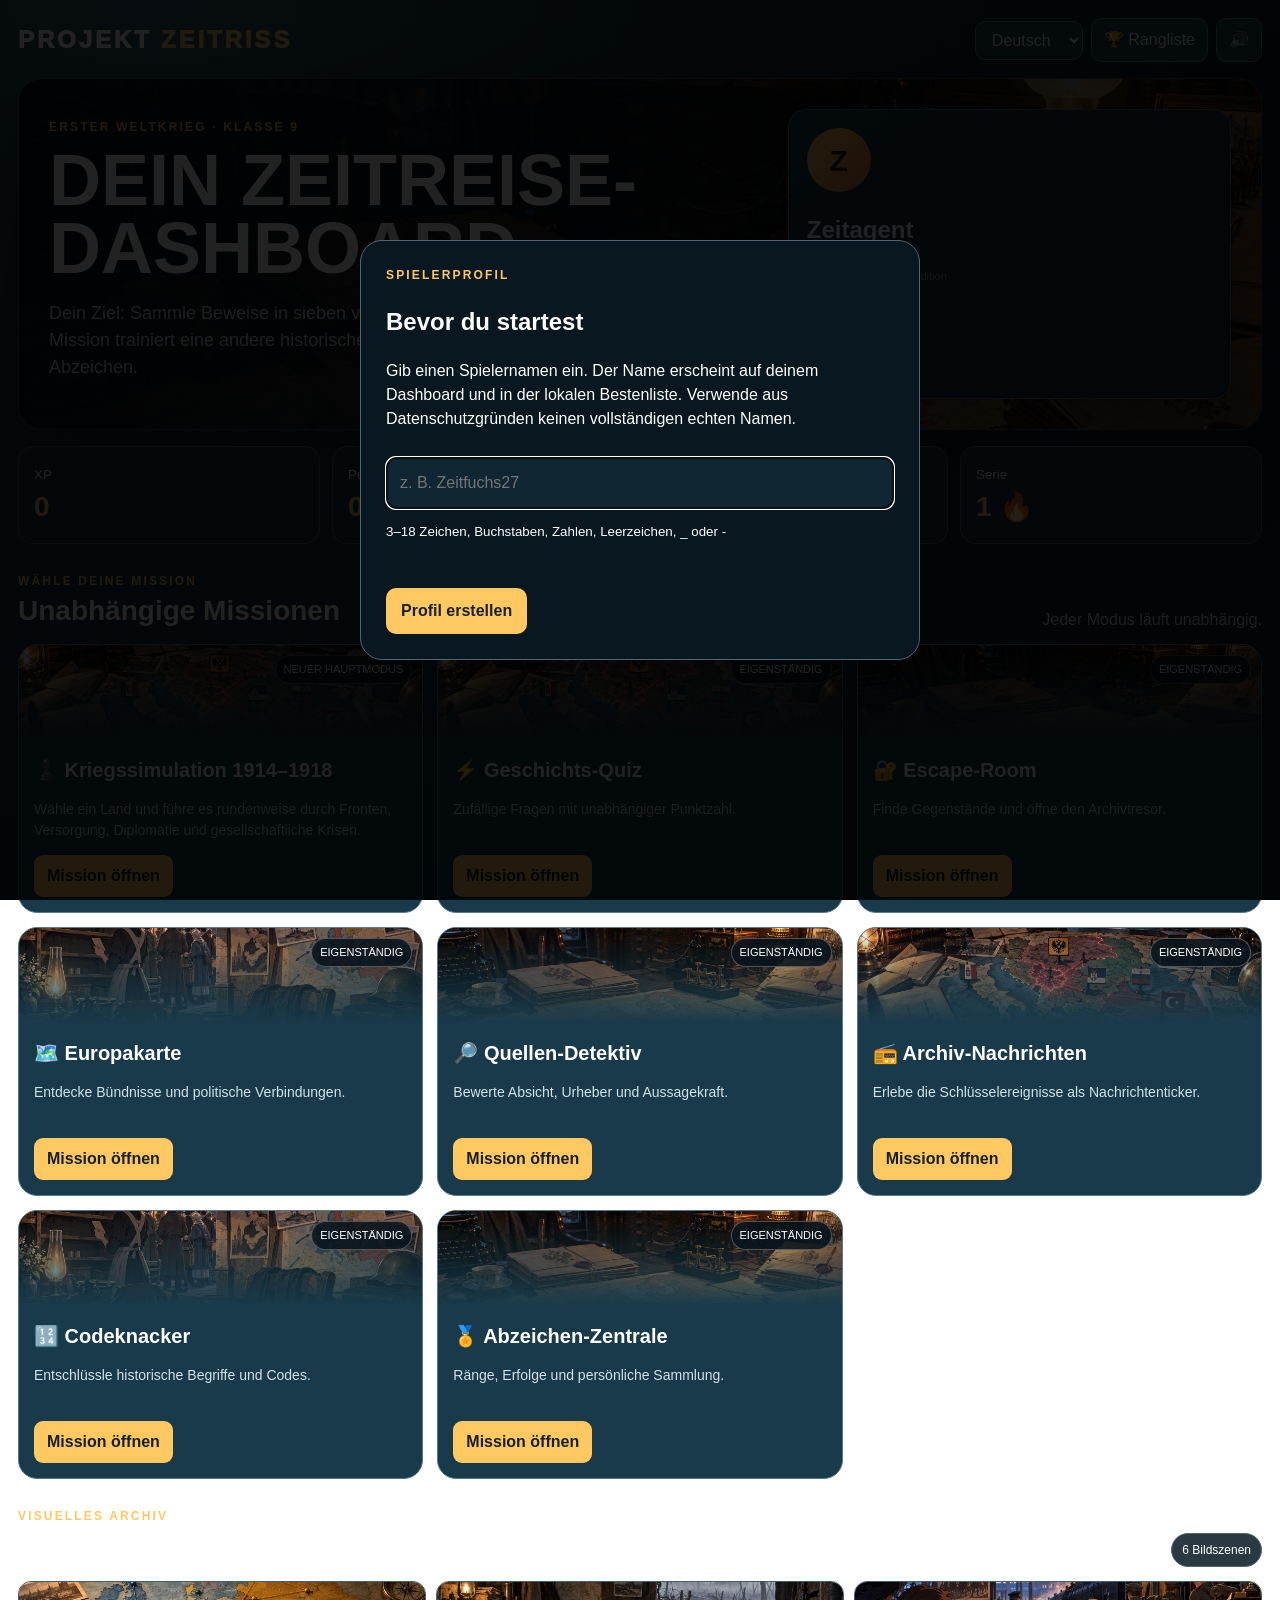
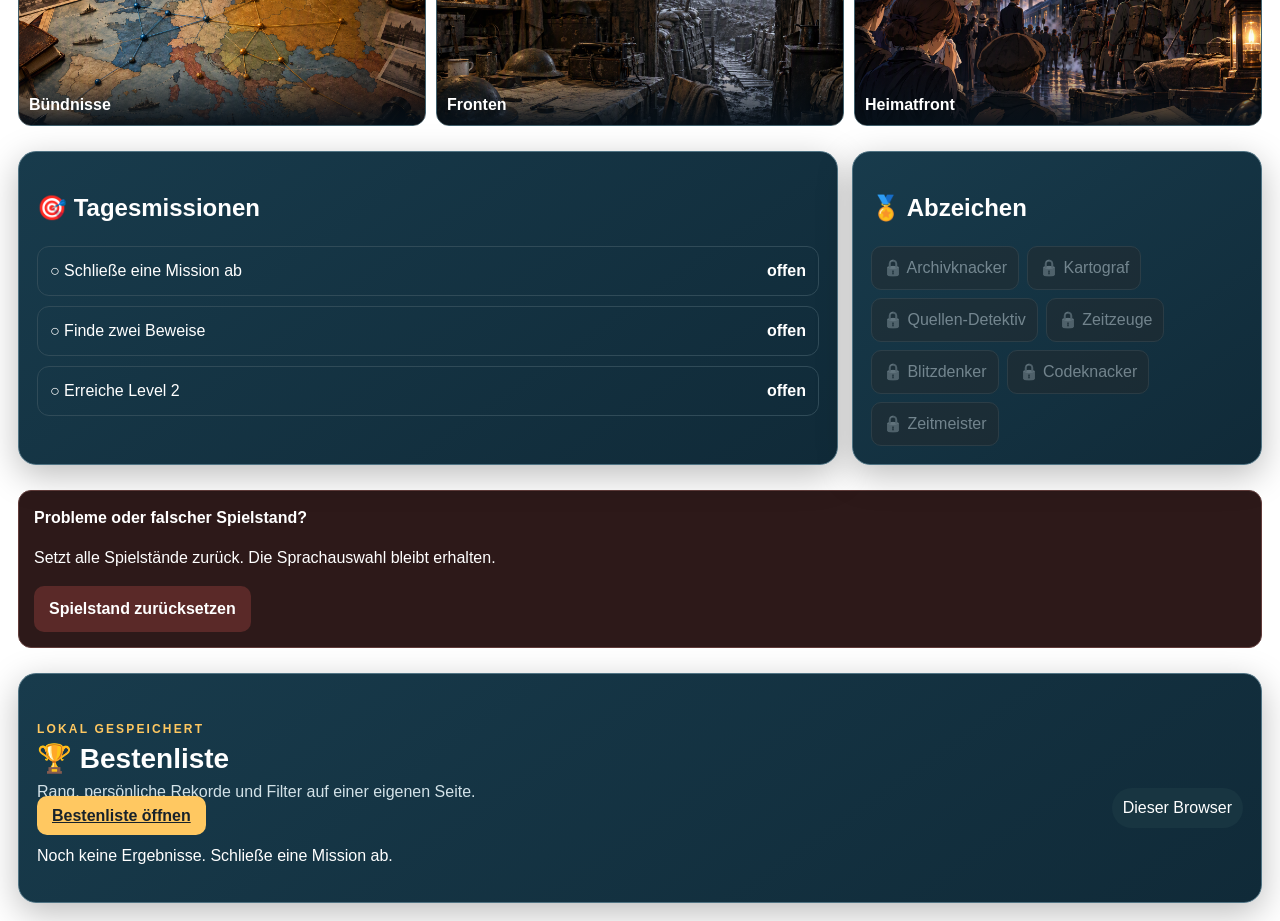
<file: index.html>
<!doctype html><html lang="de"><head><meta charset="utf-8"><meta name="viewport" content="width=device-width,initial-scale=1"><title>Projekt Zeitriss </title><link rel="stylesheet" href="css/app.css"></head><body><div class="shell"><nav class="nav"><div class="logo">PROJEKT <span>ZEITRISS</span></div><div class="nav-actions"><select id="language" class="select"><option value="de">Deutsch</option><option value="en">English</option><option value="es">Español</option><option value="fr">Français</option></select><a class="nav-btn" href="modes/leaderboard.html">🏆 Rangliste</a><button id="sound" class="nav-btn">🔊</button></div></nav><section class="hero"><div><div class="eyebrow">ERSTER WELTKRIEG · KLASSE 9</div><h1 id="dashTitle">DEIN ZEITREISE-DASHBOARD</h1><p id="dashSub"></p></div><aside class="profile-card"><div class="avatar">Z</div><h2 id="profileName">Zeitagent</h2><div class="version">v9.0 · GitHub/Render Edition</div><p>Level <b id="level">1</b></p><div class="levelbar"><i id="levelFill"></i></div><small id="levelText"></small></aside></section><section class="stats"><div class="stat"><small>XP</small><b id="xp">0</b></div><div class="stat"><small>Punkte</small><b id="score">0</b></div><div class="stat"><small>Abschlüsse</small><b id="completed">0</b></div><div class="stat"><small>Serie</small><b><span id="streak">1</span> 🔥</b></div></section><div class="section-head"><div><div class="eyebrow">WÄHLE DEINE MISSION</div><h2 id="modesTitle">Spielmodi</h2></div><p>Jeder Modus läuft unabhängig.</p></div><section class="modes"><article class="mode"><span class="tag">NEUER HAUPTMODUS</span><div class="mode-bg" style="background-image:url('assets/images/station.png')"></div><div class="mode-body"><h3>♟️ Kriegssimulation 1914–1918</h3><p>Wähle ein Land und führe es rundenweise durch Fronten, Versorgung, Diplomatie und gesellschaftliche Krisen.</p><a data-start href="modes/simulation.html">Simulation starten</a></div></article><article class="mode"><span class="tag">EIGENSTÄNDIG</span><div class="mode-bg" style="background-image:url('assets/images/station.png')"></div><div class="mode-body"><h3>⚡ Geschichts-Quiz</h3><p>Zufällige Fragen mit unabhängiger Punktzahl.</p><a data-start href="modes/quiz.html">Starten</a></div></article><article class="mode"><span class="tag">EIGENSTÄNDIG</span><div class="mode-bg" style="background-image:url('assets/images/archive.png')"></div><div class="mode-body"><h3>🔐 Escape-Room</h3><p>Finde Gegenstände und öffne den Archivtresor.</p><a data-start href="modes/room.html">Starten</a></div></article><article class="mode"><span class="tag">EIGENSTÄNDIG</span><div class="mode-bg" style="background-image:url('assets/images/balkan.png')"></div><div class="mode-body"><h3>🗺️ Europakarte</h3><p>Entdecke Bündnisse und politische Verbindungen.</p><a data-start href="modes/map.html">Starten</a></div></article><article class="mode"><span class="tag">EIGENSTÄNDIG</span><div class="mode-bg" style="background-image:url('assets/images/archive.png')"></div><div class="mode-body"><h3>🔎 Quellen-Detektiv</h3><p>Bewerte Absicht, Urheber und Aussagekraft.</p><a data-start href="modes/source.html">Starten</a></div></article><article class="mode"><span class="tag">EIGENSTÄNDIG</span><div class="mode-bg" style="background-image:url('assets/images/station.png')"></div><div class="mode-body"><h3>📻 Archiv-Nachrichten</h3><p>Erlebe die Schlüsselereignisse als Nachrichtenticker.</p><a data-start href="modes/news.html">Starten</a></div></article><article class="mode"><span class="tag">EIGENSTÄNDIG</span><div class="mode-bg" style="background-image:url('assets/images/balkan.png')"></div><div class="mode-body"><h3>🔢 Codeknacker</h3><p>Entschlüssle historische Begriffe und Codes.</p><a data-start href="modes/cipher.html">Starten</a></div></article><article class="mode"><span class="tag">EIGENSTÄNDIG</span><div class="mode-bg" style="background-image:url('assets/images/archive.png')"></div><div class="mode-body"><h3>🏅 Abzeichen-Zentrale</h3><p>Ränge, Erfolge und persönliche Sammlung.</p><a data-start href="modes/badges.html">Starten</a></div></article></section><div class="section-head"><div><div class="eyebrow">VISUELLES ARCHIV</div><h2>Schauplätze und Akten</h2></div><span class="visual-counter">6 Bildszenen</span></div><section class="scene-gallery"><figure><img src="assets/images/alliance-map.png" alt="Bündniskarte"><figcaption>Bündnisse</figcaption></figure><figure><img src="assets/images/western-front.png" alt="Westfront"><figcaption>Fronten</figcaption></figure><figure><img src="assets/images/home-front.png" alt="Heimatfront"><figcaption>Heimatfront</figcaption></figure></section><section class="daily"><div class="panel"><h2>🎯 Tagesmissionen</h2><div id="missions" class="missions"></div></div><div class="panel"><h2>🏅 Abzeichen</h2><div id="badges" class="badges"></div></div></section><section class="panel" style="margin-top:25px"><div class="section-head"><div><div class="eyebrow">LOKAL GESPEICHERT</div><h2>🏆 Bestenliste</h2><p>Rang, persönliche Rekorde und Filter auf einer eigenen Seite.</p><a class="btn" href="modes/leaderboard.html">Bestenliste öffnen</a></div><span class="online-status">Dieser Browser</span></div><div id="leaderboard"></div></section></div><script type="module" src="js/dashboard.js"></script></body></html>
</file>
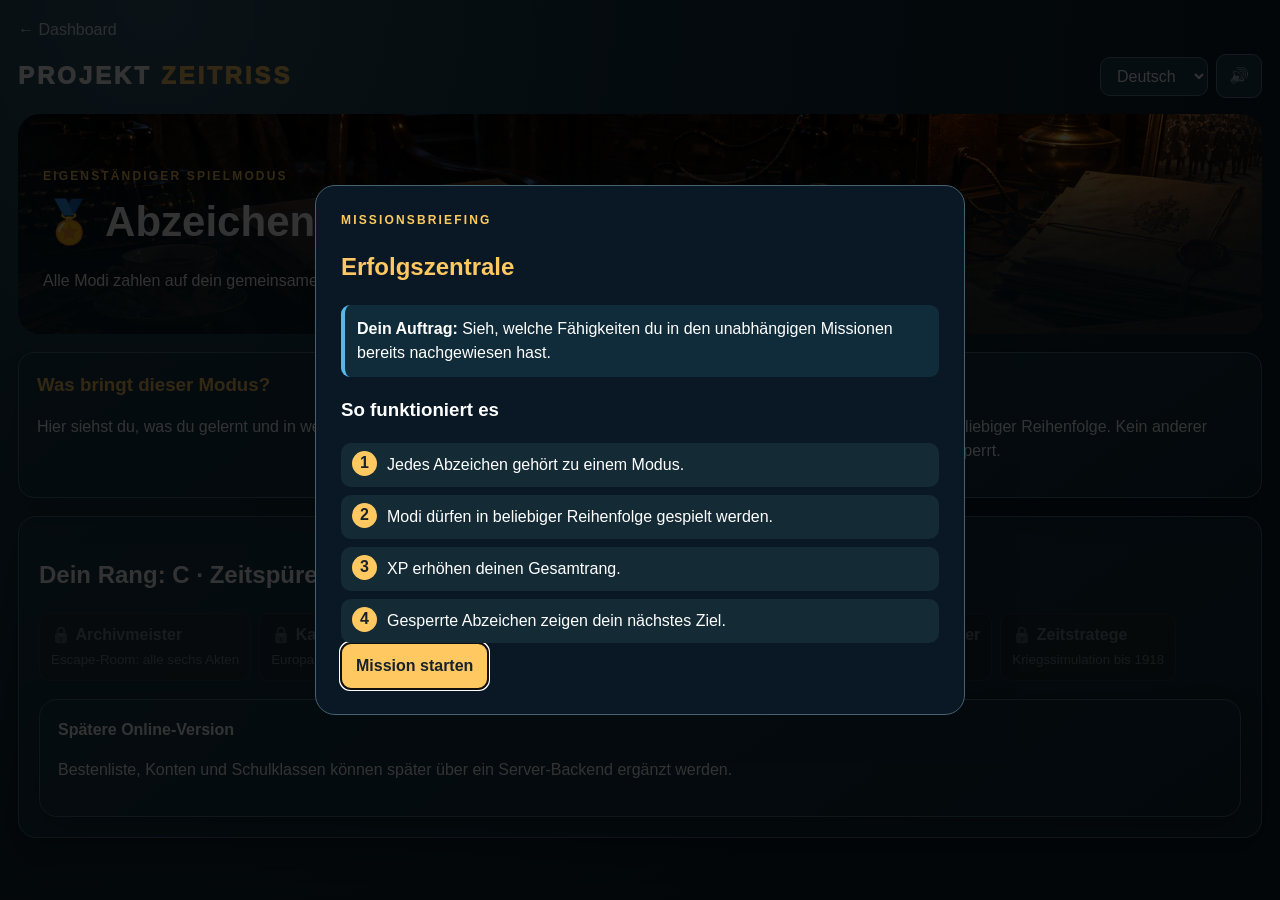
<file: modes/badges.html>
<!doctype html><html lang="de"><head><meta charset="utf-8"><meta name="viewport" content="width=device-width,initial-scale=1"><title>🏅 Abzeichen-Zentrale</title><link rel="stylesheet" href="../css/app.css"></head><body><div class="shell"><a class="back" href="../index.html">← Dashboard</a><nav class="nav"><div class="logo">PROJEKT <span>ZEITRISS</span></div><div class="nav-actions"><select id="language" class="select"><option value="de">Deutsch</option><option value="en">English</option><option value="es">Español</option><option value="fr">Français</option></select><button id="sound" class="nav-btn">🔊</button></div></nav><section class="page-hero" style="background-image:url('../assets/images/archive.png')"><div><div class="eyebrow">EIGENSTÄNDIGER SPIELMODUS</div><h1>🏅 Abzeichen-Zentrale</h1><p>Alle Modi zahlen auf dein gemeinsames Profil ein.</p></div></section><section class="purpose"><div class="purpose-card"><h3>Was bringt dieser Modus?</h3><p>Hier siehst du, was du gelernt und in welchen Fähigkeiten du Fortschritte erzielt hast.</p></div><div class="purpose-card"><h3>Deine Mission</h3><p>Sammle Abzeichen in beliebiger Reihenfolge. Kein anderer Modus wird dadurch gesperrt.</p></div></section><section class="gamebox"><h2>Dein Rang: <span id="rank"></span></h2><div id="badgeGrid" class="badges"></div><div class="panel" style="margin-top:18px"><b>Spätere Online-Version</b><p>Bestenliste, Konten und Schulklassen können später über ein Server-Backend ergänzt werden.</p></div></section></div><script type="module" src="../js/modes/badges.js"></script></body></html>
</file>
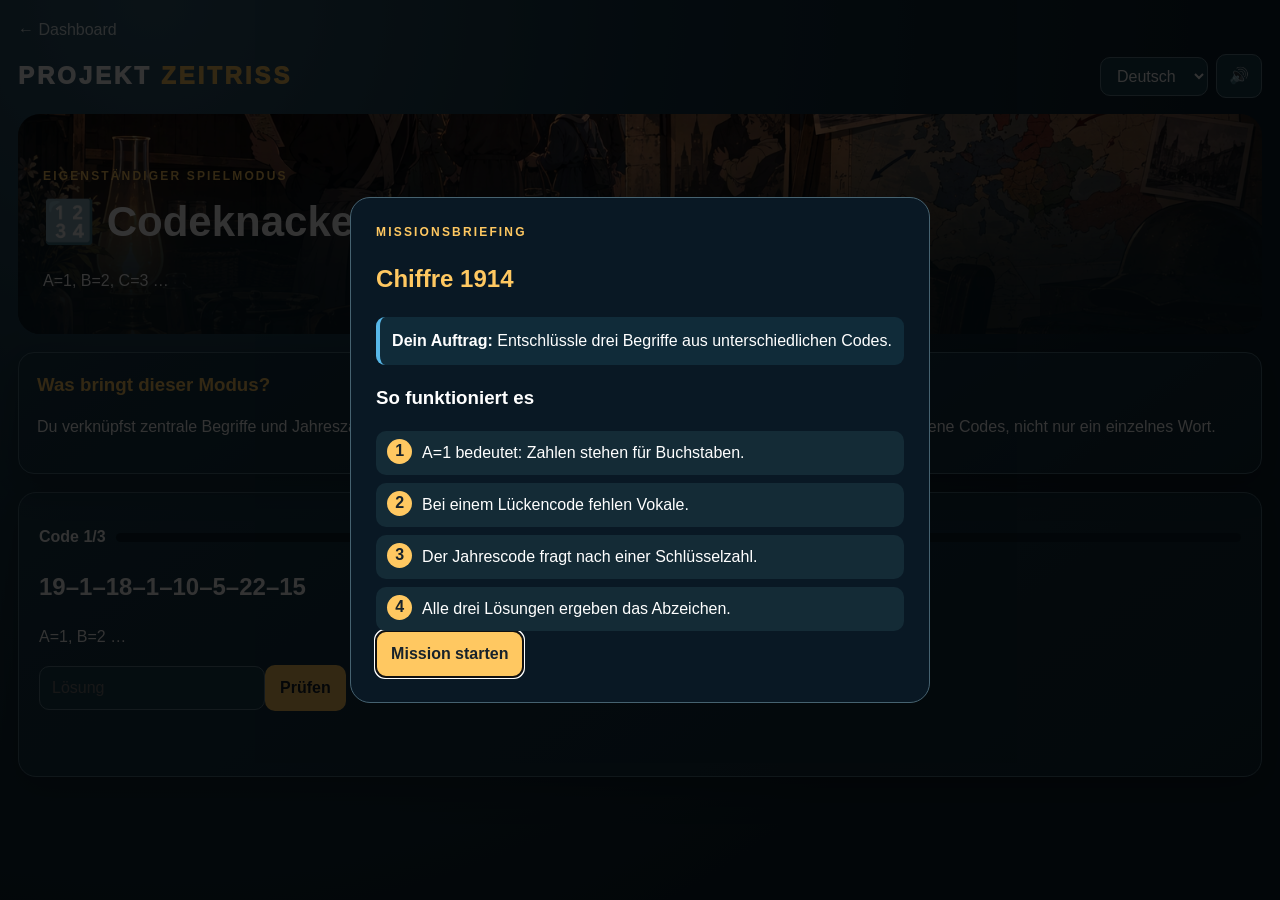
<file: modes/cipher.html>
<!doctype html><html lang="de"><head><meta charset="utf-8"><meta name="viewport" content="width=device-width,initial-scale=1"><title>🔢 Codeknacker</title><link rel="stylesheet" href="../css/app.css"></head><body><div class="shell"><a class="back" href="../index.html">← Dashboard</a><nav class="nav"><div class="logo">PROJEKT <span>ZEITRISS</span></div><div class="nav-actions"><select id="language" class="select"><option value="de">Deutsch</option><option value="en">English</option><option value="es">Español</option><option value="fr">Français</option></select><button id="sound" class="nav-btn">🔊</button></div></nav><section class="page-hero" style="background-image:url('../assets/images/balkan.png')"><div><div class="eyebrow">EIGENSTÄNDIGER SPIELMODUS</div><h1>🔢 Codeknacker</h1><p>A=1, B=2, C=3 …</p></div></section><section class="purpose"><div class="purpose-card"><h3>Was bringt dieser Modus?</h3><p>Du verknüpfst zentrale Begriffe und Jahreszahlen spielerisch.</p></div><div class="purpose-card"><h3>Deine Mission</h3><p>Löse drei verschiedene Codes, nicht nur ein einzelnes Wort.</p></div></section><section class="gamebox"><div class="mode-progress"><b>Code <span id="num">1</span>/3</b><div class="progress"><i id="cipherProgress" style="width:0"></i></div></div><div id="cipherGame"></div></section></div><script type="module" src="../js/modes/cipher.js"></script></body></html>
</file>
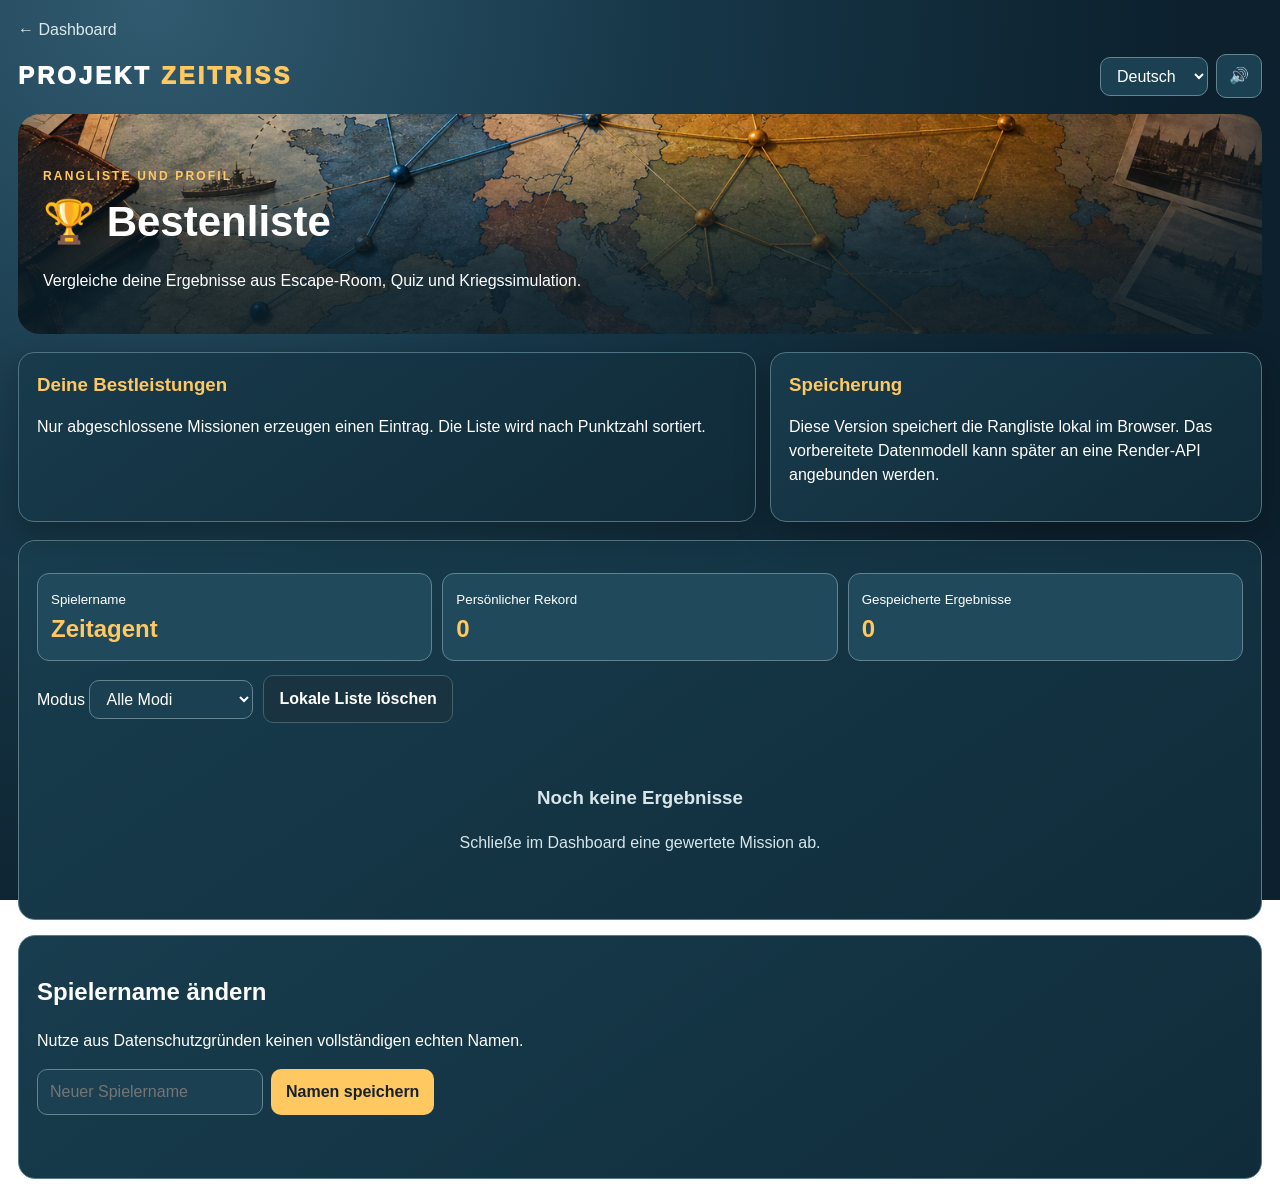
<file: modes/leaderboard.html>
<!doctype html><html lang="de"><head><meta charset="utf-8"><meta name="viewport" content="width=device-width,initial-scale=1"><title>Bestenliste · Projekt Zeitriss</title><link rel="stylesheet" href="../css/app.css"></head><body><div class="shell"><a class="back" href="../index.html">← Dashboard</a><nav class="nav"><div class="logo">PROJEKT <span>ZEITRISS</span></div><div class="nav-actions"><select id="language" class="select"><option value="de">Deutsch</option><option value="en">English</option><option value="es">Español</option><option value="fr">Français</option></select><button id="sound" class="nav-btn">🔊</button></div></nav><section class="page-hero" style="background-image:url('../assets/images/alliance-map.png')"><div><div class="eyebrow">RANGLISTE UND PROFIL</div><h1>🏆 Bestenliste</h1><p>Vergleiche deine Ergebnisse aus Escape-Room, Quiz und Kriegssimulation.</p></div></section><section class="purpose"><div class="purpose-card"><h3>Deine Bestleistungen</h3><p>Nur abgeschlossene Missionen erzeugen einen Eintrag. Die Liste wird nach Punktzahl sortiert.</p></div><div class="purpose-card"><h3>Speicherung</h3><p>Diese Version speichert die Rangliste lokal im Browser. Das vorbereitete Datenmodell kann später an eine Render-API angebunden werden.</p></div></section><section class="leaderboard-card"><div class="board-kpis"><div class="board-kpi"><small>Spielername</small><b id="boardName">–</b></div><div class="board-kpi"><small>Persönlicher Rekord</small><b id="personalBest">0</b></div><div class="board-kpi"><small>Gespeicherte Ergebnisse</small><b id="resultCount">0</b></div></div><div class="board-tools"><label>Modus <select id="modeFilter" class="select"><option value="all">Alle Modi</option><option value="Escape-Room">Escape-Room</option><option value="Geschichts-Quiz">Geschichts-Quiz</option><option value="Kriegssimulation">Kriegssimulation</option></select></label><button id="clearBoard" class="btn secondary">Lokale Liste löschen</button></div><div id="fullLeaderboard"></div></section><section class="leaderboard-card" style="margin-top:15px"><h2>Spielername ändern</h2><p>Nutze aus Datenschutzgründen keinen vollständigen echten Namen.</p><div class="name-edit"><input id="newName" class="select" maxlength="18" placeholder="Neuer Spielername"><button id="changeName" class="btn">Namen speichern</button></div><div id="nameFeedback" class="feedback"></div></section></div><script type="module" src="../js/modes/leaderboard.js"></script></body></html>
</file>
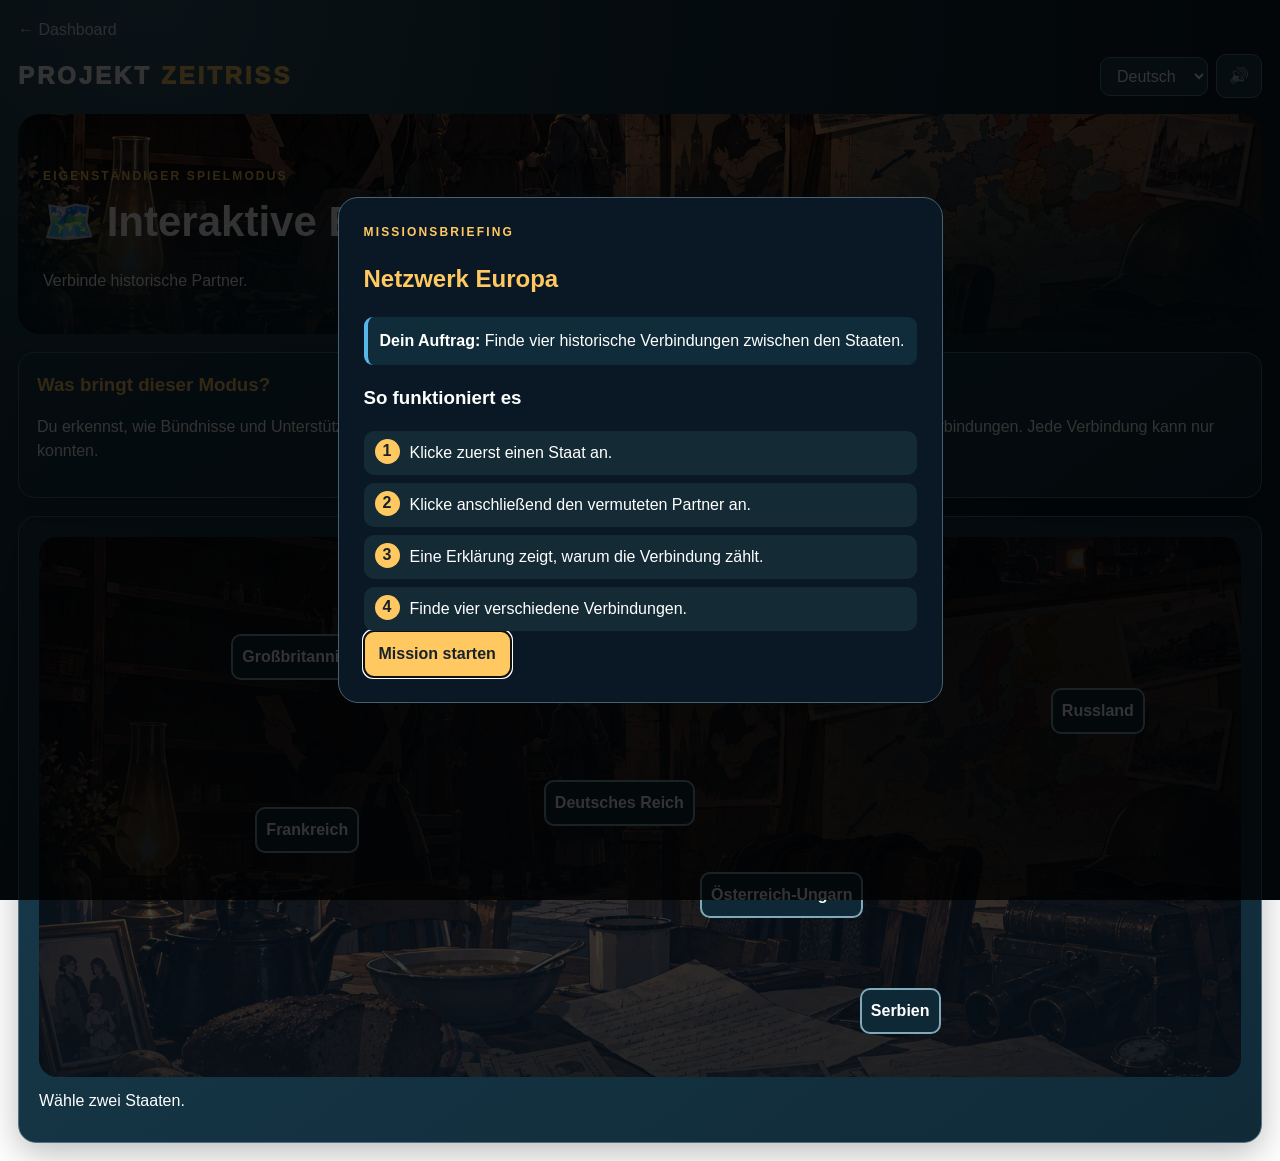
<file: modes/map.html>
<!doctype html><html lang="de"><head><meta charset="utf-8"><meta name="viewport" content="width=device-width,initial-scale=1"><title>🗺️ Interaktive Europakarte</title><link rel="stylesheet" href="../css/app.css"></head><body><div class="shell"><a class="back" href="../index.html">← Dashboard</a><nav class="nav"><div class="logo">PROJEKT <span>ZEITRISS</span></div><div class="nav-actions"><select id="language" class="select"><option value="de">Deutsch</option><option value="en">English</option><option value="es">Español</option><option value="fr">Français</option></select><button id="sound" class="nav-btn">🔊</button></div></nav><section class="page-hero" style="background-image:url('../assets/images/balkan.png')"><div><div class="eyebrow">EIGENSTÄNDIGER SPIELMODUS</div><h1>🗺️ Interaktive Europakarte</h1><p>Verbinde historische Partner.</p></div></section><section class="purpose"><div class="purpose-card"><h3>Was bringt dieser Modus?</h3><p>Du erkennst, wie Bündnisse und Unterstützungsbeziehungen einen regionalen Konflikt ausweiten konnten.</p></div><div class="purpose-card"><h3>Deine Mission</h3><p>Finde vier richtige Verbindungen. Jede Verbindung kann nur einmal zählen.</p></div></section><section class="gamebox"><div class="map"><button class="country" style="left:42%;top:45%" data-c="Deutsches Reich">Deutsches Reich</button><button class="country" style="left:55%;top:62%" data-c="Österreich-Ungarn">Österreich-Ungarn</button><button class="country" style="left:18%;top:50%" data-c="Frankreich">Frankreich</button><button class="country" style="left:16%;top:18%" data-c="Großbritannien">Großbritannien</button><button class="country" style="right:8%;top:28%" data-c="Russland">Russland</button><button class="country" style="right:25%;bottom:8%" data-c="Serbien">Serbien</button></div><div id="mapResult" class="feedback">Wähle zwei Staaten.</div></section></div><script type="module" src="../js/modes/map.js"></script></body></html>
</file>
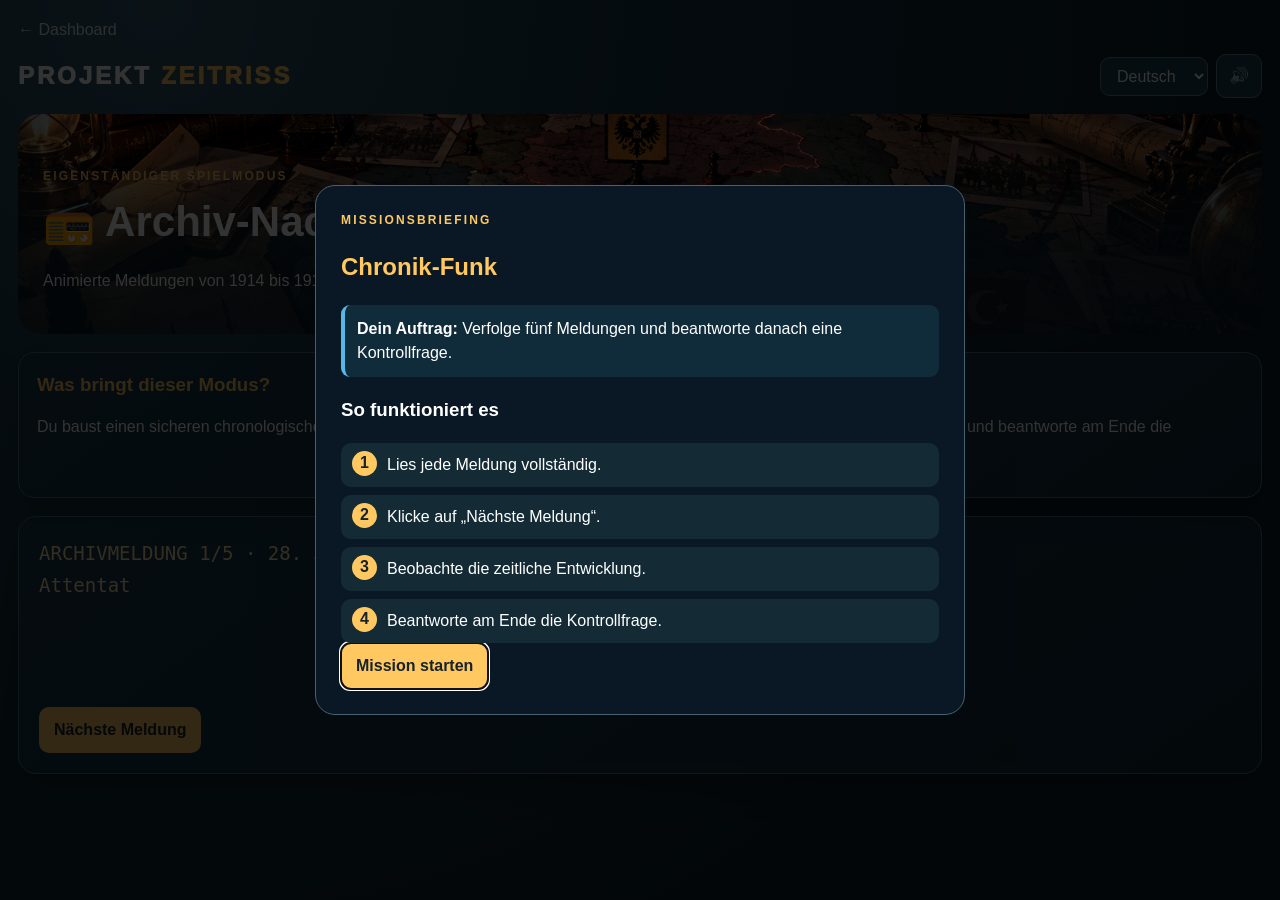
<file: modes/news.html>
<!doctype html><html lang="de"><head><meta charset="utf-8"><meta name="viewport" content="width=device-width,initial-scale=1"><title>📻 Archiv-Nachrichten</title><link rel="stylesheet" href="../css/app.css"></head><body><div class="shell"><a class="back" href="../index.html">← Dashboard</a><nav class="nav"><div class="logo">PROJEKT <span>ZEITRISS</span></div><div class="nav-actions"><select id="language" class="select"><option value="de">Deutsch</option><option value="en">English</option><option value="es">Español</option><option value="fr">Français</option></select><button id="sound" class="nav-btn">🔊</button></div></nav><section class="page-hero" style="background-image:url('../assets/images/station.png')"><div><div class="eyebrow">EIGENSTÄNDIGER SPIELMODUS</div><h1>📻 Archiv-Nachrichten</h1><p>Animierte Meldungen von 1914 bis 1918.</p></div></section><section class="purpose"><div class="purpose-card"><h3>Was bringt dieser Modus?</h3><p>Du baust einen sicheren chronologischen Überblick von 1914 bis 1918 auf.</p></div><div class="purpose-card"><h3>Deine Mission</h3><p>Lies alle fünf Meldungen und beantworte am Ende die Kontrollfrage.</p></div></section><section class="gamebox"><div id="ticker" class="ticker"></div><button id="next" class="btn">Nächste Meldung</button></section></div><script type="module" src="../js/modes/news.js"></script></body></html>
</file>
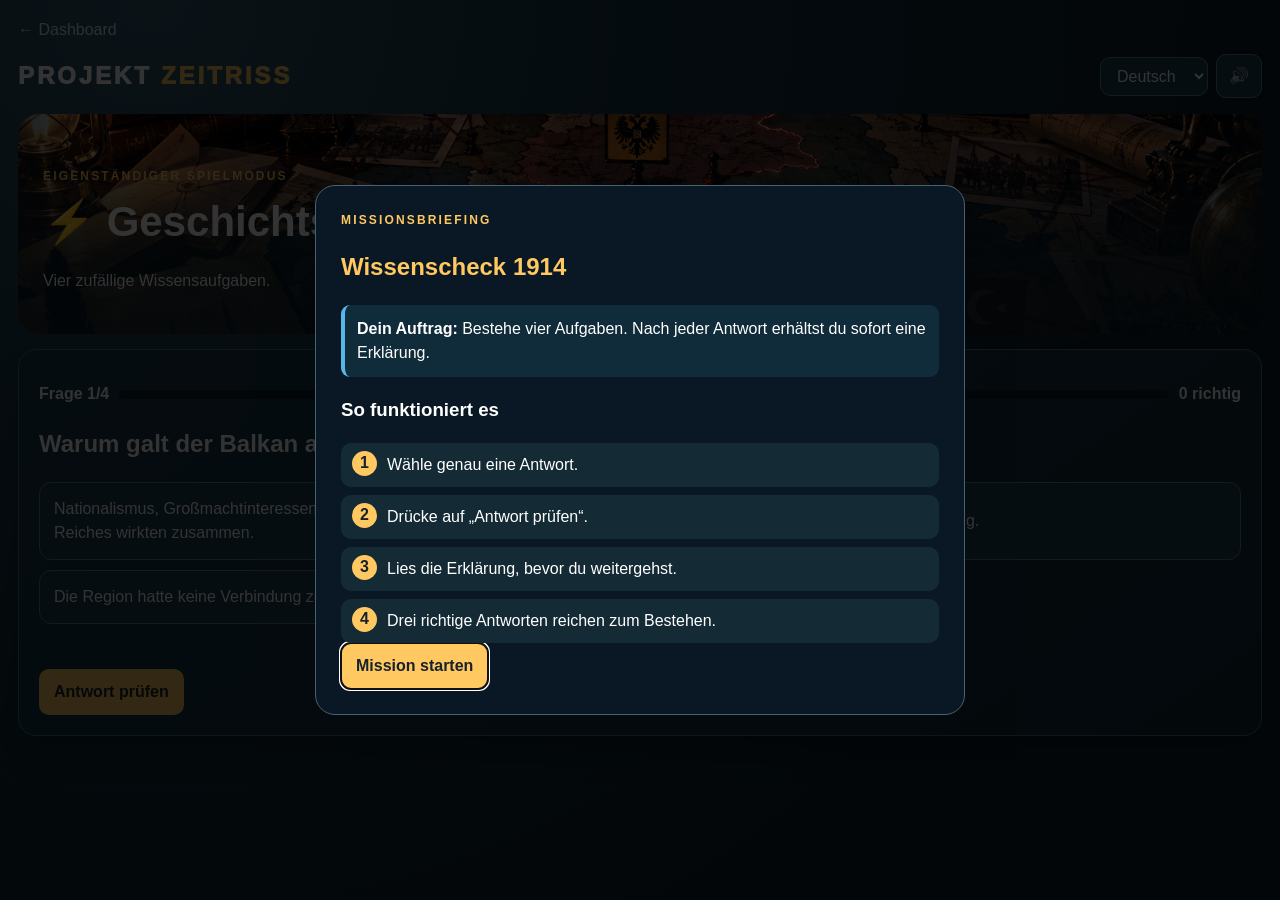
<file: modes/quiz.html>
<!doctype html><html lang="de"><head><meta charset="utf-8"><meta name="viewport" content="width=device-width,initial-scale=1"><title>⚡ Geschichts-Quiz</title><link rel="stylesheet" href="../css/app.css"></head><body><div class="shell"><a class="back" href="../index.html">← Dashboard</a><nav class="nav"><div class="logo">PROJEKT <span>ZEITRISS</span></div><div class="nav-actions"><select id="language" class="select"><option value="de">Deutsch</option><option value="en">English</option><option value="es">Español</option><option value="fr">Français</option></select><button id="sound" class="nav-btn">🔊</button></div></nav><section class="page-hero" style="background-image:url('../assets/images/station.png')"><div><div class="eyebrow">EIGENSTÄNDIGER SPIELMODUS</div><h1>⚡ Geschichts-Quiz</h1><p>Vier zufällige Wissensaufgaben.</p></div></section><section id="game" class="gamebox"></section></div><script type="module" src="../js/modes/quiz.js"></script></body></html>
</file>
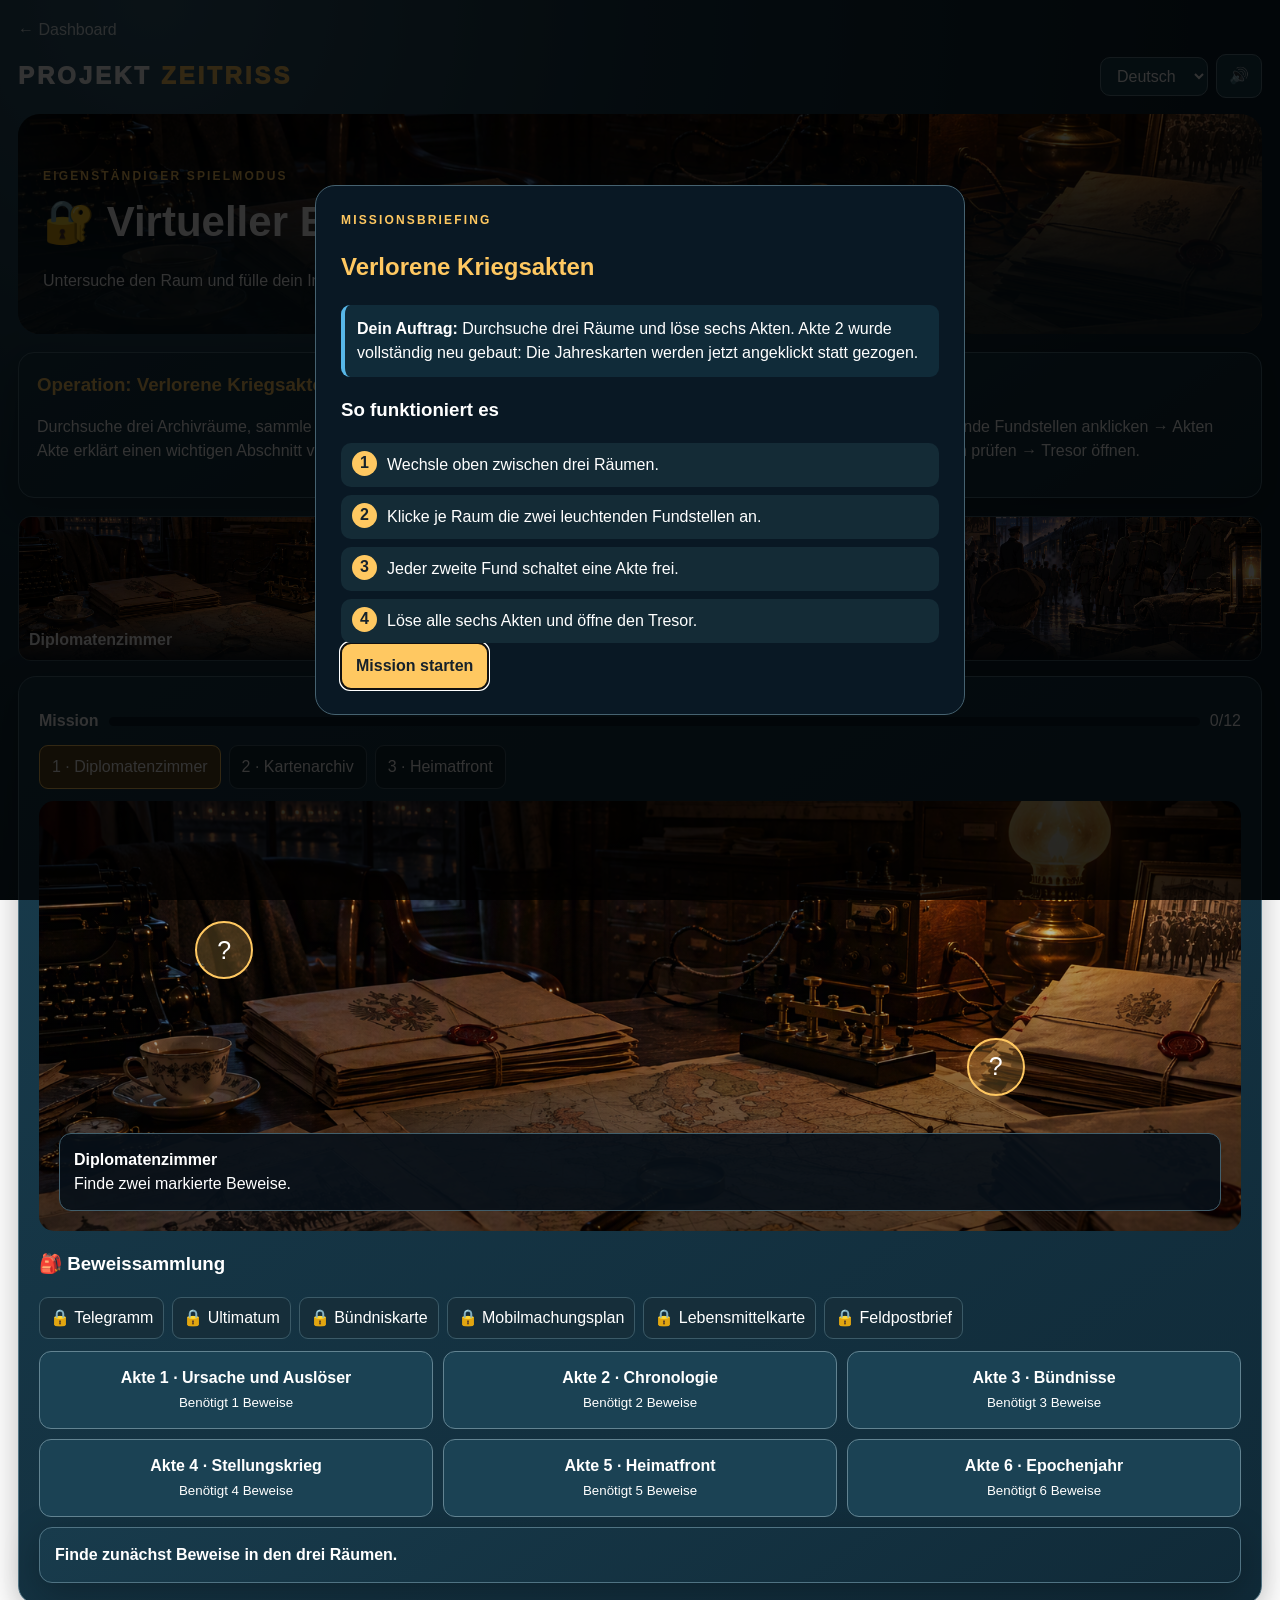
<file: modes/room.html>
<!doctype html><html lang="de"><head><meta charset="utf-8"><meta name="viewport" content="width=device-width,initial-scale=1"><title>🔐 Virtueller Escape-Room</title><link rel="stylesheet" href="../css/app.css"></head><body><div class="shell"><a class="back" href="../index.html">← Dashboard</a><nav class="nav"><div class="logo">PROJEKT <span>ZEITRISS</span></div><div class="nav-actions"><select id="language" class="select"><option value="de">Deutsch</option><option value="en">English</option><option value="es">Español</option><option value="fr">Français</option></select><button id="sound" class="nav-btn">🔊</button></div></nav><section class="page-hero" style="background-image:url('../assets/images/archive.png')"><div><div class="eyebrow">EIGENSTÄNDIGER SPIELMODUS</div><h1>🔐 Virtueller Escape-Room</h1><p>Untersuche den Raum und fülle dein Inventar.</p></div></section><section class="purpose"><div class="purpose-card"><h3>Operation: Verlorene Kriegsakten</h3><p>Durchsuche drei Archivräume, sammle sechs Beweise und löse anschließend sechs Akten. Jede Akte erklärt einen wichtigen Abschnitt von 1914 bis 1919.</p></div><div class="purpose-card"><h3>Steuerung</h3><p>Raum wählen → leuchtende Fundstellen anklicken → Akten freischalten → Antworten prüfen → Tresor öffnen.</p></div></section><section class="scene-gallery"><figure><img src="../assets/images/archive.png" alt="Diplomatenzimmer"><figcaption>Diplomatenzimmer</figcaption></figure><figure><img src="../assets/images/alliance-map.png" alt="Kartenarchiv"><figcaption>Kartenarchiv</figcaption></figure><figure><img src="../assets/images/home-front.png" alt="Heimatfront"><figcaption>Heimatfront</figcaption></figure></section><section class="gamebox"><div class="mode-progress"><b>Mission</b><div class="progress"><i id="roomProgress"></i></div><span id="roomCount">0/12</span></div><div class="room-tabs"><button class="room-tab active" data-room="0">1 · Diplomatenzimmer</button><button class="room-tab" data-room="1">2 · Kartenarchiv</button><button class="room-tab" data-room="2">3 · Heimatfront</button></div><div id="roomScene" class="room-scene"></div><h3>🎒 Beweissammlung</h3><div id="inventory" class="inventory"></div><div id="acts" class="act-grid"></div><div id="actPlayer" class="task-card"><b>Finde zunächst Beweise in den drei Räumen.</b></div></section></div><script type="module" src="../js/modes/room.js"></script></body></html>
</file>
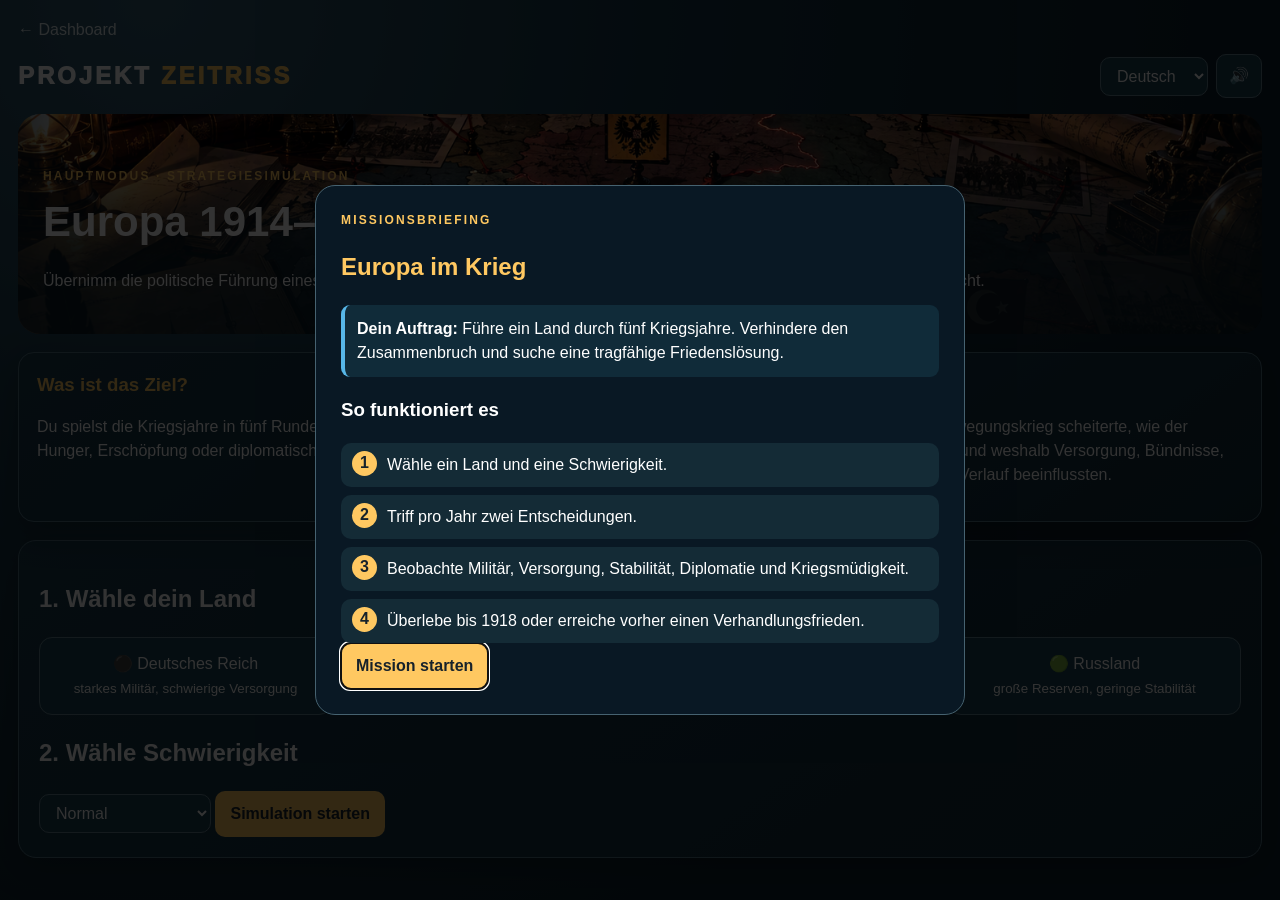
<file: modes/simulation.html>
<!doctype html><html lang="de"><head><meta charset="utf-8"><meta name="viewport" content="width=device-width,initial-scale=1"><title>Kriegssimulation 1914–1918</title><link rel="stylesheet" href="../css/app.css"></head><body><div class="shell"><a class="back" href="../index.html">← Dashboard</a><nav class="nav"><div class="logo">PROJEKT <span>ZEITRISS</span></div><div class="nav-actions"><select id="language" class="select"><option value="de">Deutsch</option><option value="en">English</option><option value="es">Español</option><option value="fr">Français</option></select><button id="sound" class="nav-btn">🔊</button></div></nav><section class="page-hero" style="background-image:url('../assets/images/station.png')"><div><div class="eyebrow">HAUPTMODUS · STRATEGIESIMULATION</div><h1>Europa 1914–1918</h1><p>Übernimm die politische Führung eines Landes. Halte Front, Wirtschaft, Versorgung und gesellschaftliche Stabilität im Gleichgewicht.</p></div></section><section class="purpose"><div class="purpose-card"><h3>Was ist das Ziel?</h3><p>Du spielst die Kriegsjahre in fünf Runden nach. Ein hoher militärischer Wert allein reicht nicht: Hunger, Erschöpfung oder diplomatische Isolation können dein Land zusammenbrechen lassen.</p></div><div class="purpose-card"><h3>Was lernst du?</h3><p>Warum der schnelle Bewegungskrieg scheiterte, wie der Stellungskrieg entstand und weshalb Versorgung, Bündnisse, USA und Russland den Verlauf beeinflussten.</p></div></section><section id="setup" class="gamebox"><h2>1. Wähle dein Land</h2><div class="simsetup"><button class="nation" data-n="Deutsches Reich">⚫ Deutsches Reich<small><br>starkes Militär, schwierige Versorgung</small></button><button class="nation" data-n="Frankreich">🔵 Frankreich<small><br>starke Verbündete, Front im eigenen Land</small></button><button class="nation" data-n="Großbritannien">🔴 Großbritannien<small><br>Seemacht, weltweite Verpflichtungen</small></button><button class="nation" data-n="Russland">🟢 Russland<small><br>große Reserven, geringe Stabilität</small></button></div><h2>2. Wähle Schwierigkeit</h2><select id="difficulty" class="select"><option value="easy">Leicht</option><option value="normal" selected>Normal</option><option value="hard">Historisch schwer</option></select> <button id="startSim" class="btn">Simulation starten</button></section><section id="simulation" class="gamebox hidden"><div class="year-scenes" id="yearScenes"><div class="year-scene"><img src="../assets/images/balkan.png" alt="1914"></div><div class="year-scene"><img src="../assets/images/alliance-map.png" alt="1915"></div><div class="year-scene"><img src="../assets/images/western-front.png" alt="1916"></div><div class="year-scene"><img src="../assets/images/station.png" alt="1917"></div><div class="year-scene"><img src="../assets/images/home-front.png" alt="1918"></div></div><div class="simgrid"><div><div class="warboard"><div class="yearbig" id="year">1914</div><h2 id="nationName"></h2><div class="front west">Westfront<br><b id="west">stabil</b></div><div class="front east">Ostfront<br><b id="east">stabil</b></div><div class="front home">Heimatfront<br><b id="home">versorgt</b></div></div><div class="task-card"><div class="event-picture"><img id="eventImage" src="../assets/images/balkan.png" alt="Jahresszene"></div><h3 id="eventTitle">Lagebericht</h3><p id="eventText"></p><h3>Triff zwei Entscheidungen für dieses Jahr</h3><div id="decisions" class="decisiongrid"></div></div></div><aside><div class="meters"><div class="meter"><label>Militär <b id="milVal"></b></label><div class="progress"><i id="mil"></i></div></div><div class="meter"><label>Versorgung <b id="supVal"></b></label><div class="progress"><i id="sup"></i></div></div><div class="meter"><label>Stabilität <b id="staVal"></b></label><div class="progress"><i id="sta"></i></div></div><div class="meter"><label>Diplomatie <b id="dipVal"></b></label><div class="progress"><i id="dip"></i></div></div><div class="meter"><label>Kriegsmüdigkeit <b id="warVal"></b></label><div class="progress"><i id="war"></i></div></div></div><div class="task-card"><h3>Chronik</h3><div id="log" class="eventlog"></div></div><button id="nextYear" class="btn" disabled>Nächstes Kriegsjahr</button></aside></div></section></div><script type="module" src="../js/modes/simulation.js"></script></body></html>
</file>
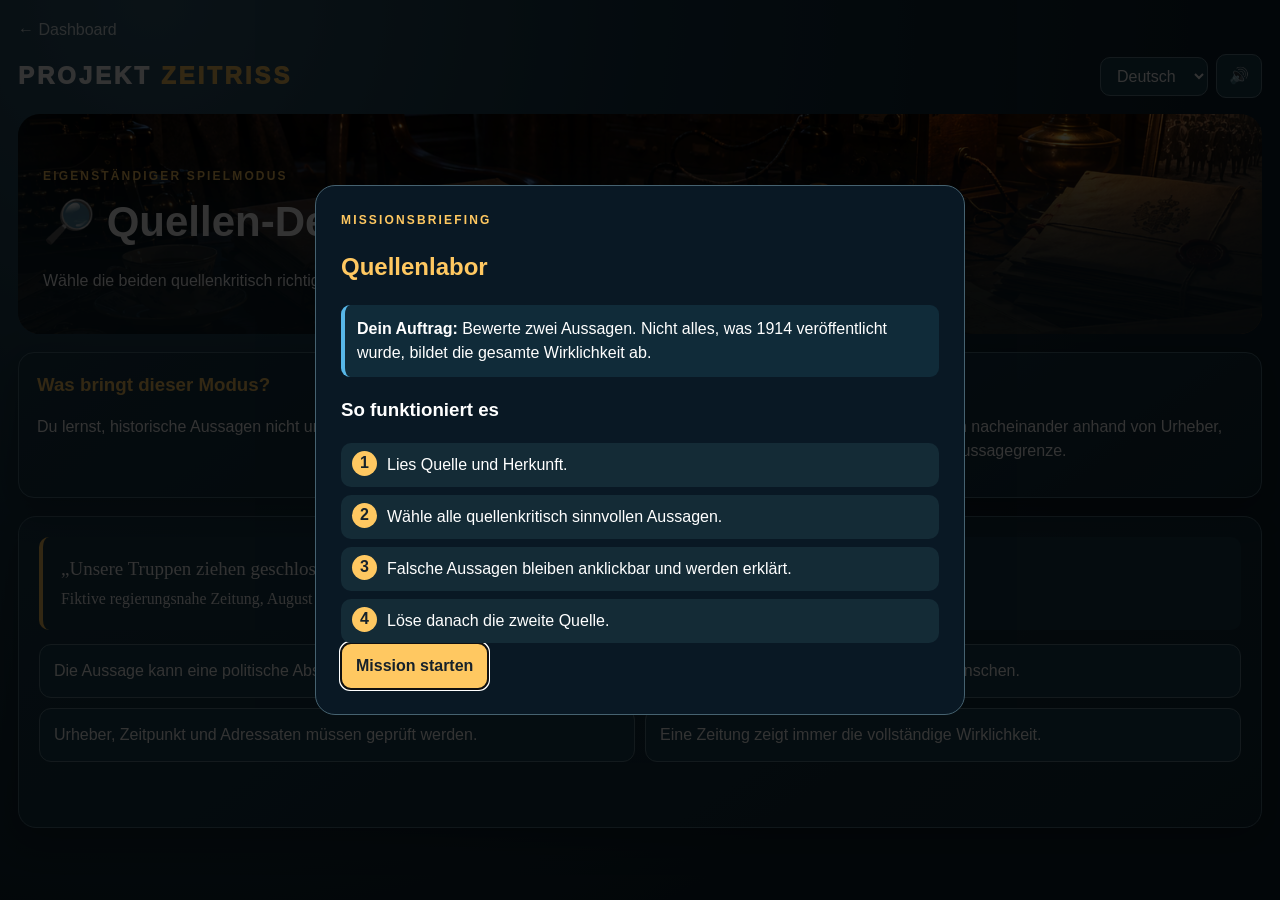
<file: modes/source.html>
<!doctype html><html lang="de"><head><meta charset="utf-8"><meta name="viewport" content="width=device-width,initial-scale=1"><title>🔎 Quellen-Detektiv</title><link rel="stylesheet" href="../css/app.css"></head><body><div class="shell"><a class="back" href="../index.html">← Dashboard</a><nav class="nav"><div class="logo">PROJEKT <span>ZEITRISS</span></div><div class="nav-actions"><select id="language" class="select"><option value="de">Deutsch</option><option value="en">English</option><option value="es">Español</option><option value="fr">Français</option></select><button id="sound" class="nav-btn">🔊</button></div></nav><section class="page-hero" style="background-image:url('../assets/images/archive.png')"><div><div class="eyebrow">EIGENSTÄNDIGER SPIELMODUS</div><h1>🔎 Quellen-Detektiv</h1><p>Wähle die beiden quellenkritisch richtigen Aussagen.</p></div></section><section class="purpose"><div class="purpose-card"><h3>Was bringt dieser Modus?</h3><p>Du lernst, historische Aussagen nicht ungeprüft zu übernehmen.</p></div><div class="purpose-card"><h3>Deine Mission</h3><p>Untersuche zwei Quellen nacheinander anhand von Urheber, Absicht, Zeitpunkt und Aussagegrenze.</p></div></section><section class="gamebox"><div class="source">„Unsere Truppen ziehen geschlossen zur Verteidigung der Heimat aus.“<br><small>Fiktive regierungsnahe Zeitung, August 1914</small></div><div class="choices" style="margin-top:14px"><button class="choice" data-good="1">Die Aussage kann eine politische Absicht verfolgen.</button><button class="choice" data-good="0">Der Text beweist die Begeisterung aller Menschen.</button><button class="choice" data-good="1">Urheber, Zeitpunkt und Adressaten müssen geprüft werden.</button><button class="choice" data-good="0">Eine Zeitung zeigt immer die vollständige Wirklichkeit.</button></div><div id="feedback" class="feedback"></div></section></div><script type="module" src="../js/modes/source.js"></script></body></html>
</file>
<file: css/app.css>
:root{--bg:#071019;--panel:#0d1c27;--panel2:#132936;--text:#f7fbff;--muted:#a9bdc7;--gold:#ffc861;--blue:#57b7e8;--green:#61d394;--red:#ff6b63;--line:#294554}*{box-sizing:border-box}body{margin:0;background:radial-gradient(circle at 10% 0,#18384d,#071019 55%);color:var(--text);font:16px/1.5 Inter,Segoe UI,Arial,sans-serif;min-height:100vh}button,input,select{font:inherit}button{cursor:pointer}.shell{max-width:1280px;margin:auto;padding:18px}.nav{display:flex;align-items:center;justify-content:space-between;gap:14px;margin-bottom:16px}.logo{font-weight:950;letter-spacing:.12em;font-size:24px}.logo span{color:var(--gold)}.nav-actions{display:flex;gap:8px;align-items:center;flex-wrap:wrap}.select,.nav-btn{background:#0e202c;color:#fff;border:1px solid #365362;border-radius:10px;padding:9px 12px}.nav-btn{text-decoration:none}.hero{min-height:330px;border:1px solid #395564;border-radius:24px;padding:30px;display:grid;grid-template-columns:1.25fr .75fr;align-items:end;background:linear-gradient(90deg,#06121bf2,#06121b55),url('../assets/images/archive.png') center/cover;box-shadow:0 24px 70px #0007}.eyebrow{color:var(--gold);font-size:12px;font-weight:900;letter-spacing:.18em}.hero h1{font-size:clamp(38px,6vw,72px);line-height:.95;margin:10px 0}.hero p{max-width:720px;color:#d7e4e8;font-size:18px}.profile-card,.panel{background:#0b1924e8;border:1px solid #34505e;border-radius:18px;padding:18px}.avatar{width:64px;height:64px;border-radius:50%;display:grid;place-items:center;background:linear-gradient(135deg,var(--gold),#e77739);color:#17202a;font-size:30px;font-weight:900}.levelbar,.progress{height:9px;background:#1b3542;border-radius:20px;overflow:hidden}.levelbar i,.progress i{display:block;height:100%;background:linear-gradient(90deg,var(--blue),var(--gold));border-radius:inherit}.stats{display:grid;grid-template-columns:repeat(4,1fr);gap:12px;margin:16px 0}.stat{background:#0b1b26;border:1px solid #2d4754;border-radius:15px;padding:15px}.stat b{display:block;font-size:28px;color:var(--gold)}.section-head{display:flex;justify-content:space-between;align-items:end;margin:28px 0 12px}.section-head h2{margin:0;font-size:28px}.section-head p{margin:0;color:var(--muted)}.modes{display:grid;grid-template-columns:repeat(3,1fr);gap:14px}.mode{position:relative;min-height:220px;border:1px solid #365563;border-radius:19px;overflow:hidden;background:#10232e;transition:.2s}.mode:hover{transform:translateY(-4px);border-color:var(--gold)}.mode-bg{height:95px;background-size:cover;background-position:center;position:relative}.mode-bg:after{content:"";position:absolute;inset:0;background:linear-gradient(transparent,#10232e)}.mode-body{padding:15px}.mode h3{margin:0 0 5px;font-size:20px}.mode p{color:var(--muted);font-size:14px;min-height:42px}.mode a{display:inline-block;background:var(--gold);color:#15212a;font-weight:900;text-decoration:none;padding:9px 13px;border-radius:9px}.tag{position:absolute;right:10px;top:10px;z-index:2;padding:5px 8px;background:#08141ddd;border:1px solid #ffffff44;border-radius:999px;font-size:11px}.daily{display:grid;grid-template-columns:2fr 1fr;gap:14px;margin-top:25px}.missions{display:grid;gap:10px}.mission{display:flex;justify-content:space-between;gap:15px;padding:12px;border:1px solid #304b58;border-radius:12px}.mission.done{border-color:var(--green);background:#173a2d}.badges{display:flex;gap:8px;flex-wrap:wrap}.badge{padding:9px 11px;border-radius:10px;background:#172c37;border:1px solid #3a5562}.badge.locked{opacity:.4;filter:grayscale(1)}.page-hero{border-radius:22px;padding:25px;min-height:220px;background-size:cover;background-position:center;display:flex;align-items:end;box-shadow:inset 0 -150px 100px #061019}.page-hero h1{font-size:42px;margin:5px 0}.gamebox{margin-top:15px;background:#0c1b25;border:1px solid #324e5b;border-radius:18px;padding:20px}.choices{display:grid;grid-template-columns:repeat(2,1fr);gap:10px}.choice{padding:14px;text-align:left;color:#fff;background:#142d39;border:1px solid #3c5b69;border-radius:12px}.choice.selected{border-color:var(--gold);background:#28351f}.choice.correct{border-color:var(--green);background:#173b2c}.choice.wrong{border-color:var(--red);background:#482221}.btn{border:0;border-radius:10px;padding:11px 15px;background:var(--gold);color:#17222b;font-weight:900}.btn.secondary{background:#1a3340;color:#fff;border:1px solid #45616e}.feedback{min-height:45px;padding-top:12px}.room{position:relative;min-height:560px;border-radius:18px;background:linear-gradient(#0002,#0009),url('../assets/images/archive.png') center/cover;overflow:hidden}.hotspot{position:absolute;width:58px;height:58px;border-radius:50%;border:2px solid var(--gold);background:#ffc86133;color:#fff;font-size:25px;animation:pulse 1.5s infinite}.hotspot.done{background:#61d394aa;animation:none}.inventory{display:flex;gap:8px;flex-wrap:wrap;margin:12px 0}.item{padding:8px 10px;background:#162e3a;border:1px solid #3b5a67;border-radius:9px}.map{position:relative;min-height:540px;border-radius:18px;background:linear-gradient(#07101988,#071019dd),url('../assets/images/balkan.png') center/cover}.country{position:absolute;padding:9px;border-radius:10px;border:2px solid #80aaba;background:#0e2835;color:#fff;font-weight:800}.country.on{border-color:var(--gold);box-shadow:0 0 25px #ffc86199}.source{padding:18px;border-left:4px solid var(--gold);background:#142935;border-radius:10px;font-family:Georgia,serif;font-size:19px}.ticker{min-height:170px;white-space:pre-wrap;font:19px/1.7 monospace;color:#ffe7ac}.back{display:inline-block;color:#dce9ed;text-decoration:none;margin-bottom:12px}.hidden{display:none!important}@keyframes pulse{50%{box-shadow:0 0 0 14px #ffc86125}}@media(max-width:850px){.hero{grid-template-columns:1fr}.stats,.modes{grid-template-columns:repeat(2,1fr)}.daily{grid-template-columns:1fr}}@media(max-width:560px){.stats,.modes,.choices{grid-template-columns:1fr}.nav{align-items:flex-start}.hero h1{font-size:42px}.country{font-size:11px}.room,.map{min-height:460px}}

/* V7 gameplay and onboarding */
.purpose{display:grid;grid-template-columns:1.2fr .8fr;gap:14px;margin:18px 0}.purpose-card{padding:18px;border:1px solid #3c5c69;border-radius:16px;background:#0d202b}.purpose-card h3{margin:0 0 8px;color:var(--gold)}.steps{display:grid;gap:8px;counter-reset:step}.step{padding:10px 12px 10px 46px;position:relative;background:#142b36;border-radius:10px}.step:before{counter-increment:step;content:counter(step);position:absolute;left:11px;top:8px;width:25px;height:25px;border-radius:50%;display:grid;place-items:center;background:var(--gold);color:#17222b;font-weight:900}.objective{padding:12px;border-left:4px solid var(--blue);background:#102b39;border-radius:9px}.mode-progress{display:flex;align-items:center;gap:10px;margin:12px 0}.mode-progress .progress{flex:1}.toast{position:fixed;right:18px;top:18px;z-index:30;padding:13px 16px;border-radius:12px;background:#163729;border:1px solid var(--green);box-shadow:0 10px 35px #0008}.danger{background:#5a2928!important;color:#fff!important}.intro-modal{border:1px solid #466270;border-radius:20px;background:#091824;color:#fff;max-width:650px;padding:25px}.intro-modal::backdrop{background:#000c}.intro-modal h2{color:var(--gold)}.clue-list{display:grid;gap:8px}.clue{padding:12px;border:1px solid #395663;border-radius:10px;background:#122934}.clue.locked{opacity:.45}.scene-note{position:absolute;left:20px;right:20px;bottom:20px;background:#071019e8;border:1px solid #425f6c;padding:14px;border-radius:12px}.escape-side{display:grid;grid-template-columns:1.4fr .6fr;gap:14px}.task-card{padding:15px;border:1px solid #365663;border-radius:13px;background:#10242f;margin-top:10px}.task-card.done{border-color:var(--green);background:#143529}.status-pill{display:inline-block;padding:5px 9px;border-radius:999px;background:#183541;color:#dce9ed;font-size:12px}.resetbox{margin-top:25px;padding:15px;border:1px solid #623d3b;background:#2d1919;border-radius:13px}.route{display:flex;gap:8px;flex-wrap:wrap;margin:12px 0}.route span{padding:8px 10px;border-radius:9px;background:#17303c}.route span.active{background:#574318;color:#ffe7a3}.result-card{padding:20px;border:2px solid var(--green);border-radius:15px;background:#15382b;text-align:center}.helpbtn{float:right}.draglist{display:flex;gap:8px;flex-wrap:wrap}.dragcard{padding:10px;background:#17303c;border:1px solid #47616d;border-radius:9px;color:#fff}.dropzone{min-height:115px;border:2px dashed #42606d;border-radius:12px;padding:12px}.dropzone.over{border-color:var(--gold);background:#513e182f}@media(max-width:800px){.purpose,.escape-side{grid-template-columns:1fr}}

.simsetup{display:grid;grid-template-columns:repeat(4,1fr);gap:10px}.nation{padding:14px;border:1px solid #41606e;border-radius:13px;background:#112832;color:#fff}.nation.selected{border-color:var(--gold);background:#3b3014}.simgrid{display:grid;grid-template-columns:1.25fr .75fr;gap:14px}.warboard{min-height:480px;border-radius:17px;background:linear-gradient(#03101955,#031019dd),url('../assets/images/balkan.png') center/cover;position:relative;padding:18px}.front{position:absolute;padding:10px;border-radius:12px;background:#0b1c26dd;border:1px solid #597280}.front.west{left:10%;top:37%}.front.east{right:10%;top:32%}.front.home{left:38%;bottom:12%}.meters{display:grid;gap:11px}.meter label{display:flex;justify-content:space-between}.meter .progress{height:12px}.meter.good i{background:var(--green)}.meter.warn i{background:var(--gold)}.meter.bad i{background:var(--red)}.decisiongrid{display:grid;grid-template-columns:repeat(2,1fr);gap:9px}.decision{padding:12px;text-align:left;border:1px solid #45616f;background:#142c38;color:#fff;border-radius:11px}.decision:hover{border-color:var(--gold)}.eventlog{max-height:220px;overflow:auto;display:grid;gap:6px}.log{padding:8px;border-left:3px solid var(--blue);background:#10242e}.yearbig{font-size:50px;font-weight:950;color:var(--gold)}@media(max-width:850px){.simsetup,.simgrid{grid-template-columns:1fr}.decisiongrid{grid-template-columns:1fr}}

.profile-gate{border:1px solid #4c6774;border-radius:22px;background:#081720;color:#fff;max-width:560px;padding:25px}.profile-gate::backdrop{background:#000d}.profile-gate input{width:100%;padding:13px;margin:10px 0;background:#102733;border:1px solid #4c6875;color:#fff;border-radius:10px}.version{font-size:11px;color:#8fa8b2}.leaderboard{width:100%;border-collapse:collapse}.leaderboard th,.leaderboard td{text-align:left;padding:10px;border-bottom:1px solid #294754}.leaderboard tr.me{background:#493916}.act-grid{display:grid;grid-template-columns:repeat(3,1fr);gap:10px}.act{padding:14px;border-radius:12px;border:1px solid #41606c;background:#122a35;color:#fff}.act.done{border-color:var(--green);background:#153a2b}.filedrop{padding:16px;border:2px dashed #476471;border-radius:12px}.room-tabs{display:flex;gap:8px;flex-wrap:wrap;margin-bottom:12px}.room-tab{padding:9px 12px;border:1px solid #45606d;background:#112833;color:#fff;border-radius:9px}.room-tab.active{background:#5b461d;border-color:var(--gold)}.room-scene{position:relative;min-height:430px;border-radius:15px;background-size:cover;background-position:center;overflow:hidden}.question-card{padding:15px;border:1px solid #385865;border-radius:12px;background:#102630;margin:10px 0}.achievement-pop{position:fixed;left:50%;top:20%;transform:translateX(-50%);z-index:40;padding:22px;background:#221b0d;border:2px solid var(--gold);border-radius:18px;box-shadow:0 20px 80px #000}.online-status{padding:8px 11px;border-radius:999px;background:#183541;display:inline-block}@media(max-width:760px){.act-grid{grid-template-columns:1fr}}

.scene-gallery{display:grid;grid-template-columns:repeat(3,1fr);gap:10px;margin:14px 0}.scene-gallery figure{margin:0;position:relative;height:145px;border-radius:13px;overflow:hidden;border:1px solid #41606c}.scene-gallery img{width:100%;height:100%;object-fit:cover;transition:.35s}.scene-gallery figure:hover img{transform:scale(1.06)}.scene-gallery figcaption{position:absolute;inset:auto 0 0;padding:22px 10px 8px;background:linear-gradient(transparent,#061019eF);font-weight:800}.act-visual{height:220px;border-radius:13px;overflow:hidden;margin-bottom:13px;position:relative}.act-visual img{width:100%;height:100%;object-fit:cover}.act-visual span{position:absolute;left:0;right:0;bottom:0;padding:28px 13px 10px;background:linear-gradient(transparent,#061019ee);font-weight:900}.year-scenes{display:grid;grid-template-columns:repeat(5,1fr);gap:7px;margin:10px 0}.year-scene{height:74px;border:2px solid transparent;border-radius:9px;overflow:hidden;opacity:.55}.year-scene img{width:100%;height:100%;object-fit:cover}.year-scene.active{border-color:var(--gold);opacity:1;box-shadow:0 0 20px #ffc86155}.warboard{transition:background-image .65s ease;overflow:hidden}.warboard:after{content:"";position:absolute;inset:0;background:linear-gradient(110deg,transparent 40%,#ffffff12 50%,transparent 60%);transform:translateX(-120%);animation:warScan 5s infinite;pointer-events:none}.front,.yearbig,.warboard h2{z-index:2;position:relative}@keyframes warScan{60%,100%{transform:translateX(120%)}}.event-picture{height:170px;border-radius:12px;overflow:hidden;margin-bottom:10px}.event-picture img{width:100%;height:100%;object-fit:cover}.visual-counter{padding:7px 10px;border-radius:999px;background:#0b1c26dd;border:1px solid #506a75;font-size:12px}@media(max-width:700px){.scene-gallery{grid-template-columns:1fr}.year-scenes{grid-template-columns:repeat(3,1fr)}}
/* V10.1: brighter, clearer visual theme */
:root{--bg:#0d2230;--panel:#143242;--panel2:#1b4052;--text:#ffffff;--muted:#c9dbe3;--line:#527585}
body{background:radial-gradient(circle at 12% 0,#315a70 0,#173849 34%,#0c202d 72%);background-attachment:fixed}
.panel,.profile-card,.gamebox,.purpose-card,.task-card{background:linear-gradient(145deg,#183b4c,#102a38);border-color:#507383;box-shadow:0 10px 35px #0004}
.mode{background:#183a4a;border-color:#567888}.mode-bg:after{background:linear-gradient(transparent,#183a4a)}.mode p,.section-head p{color:#d3e2e8}
.stat{background:#163646;border-color:#486b7b}.choice,.decision,.nation,.act{background:#1b4254;border-color:#628391}.choice:hover,.decision:hover,.nation:hover,.act:hover{background:#245267}
.nav-btn,.select{background:#1b4052;border-color:#658492}.progress{background:#0b202b}.source,.clue,.log{background:#183b4c}.page-hero{box-shadow:inset 0 -130px 95px #0a202bd9}
.leaderboard-card{padding:18px;background:linear-gradient(145deg,#183d4e,#102c3a);border:1px solid #5b7b89;border-radius:17px}.board-tools{display:flex;gap:10px;flex-wrap:wrap;align-items:center;margin:12px 0}.board-kpis{display:grid;grid-template-columns:repeat(3,1fr);gap:10px;margin:14px 0}.board-kpi{padding:13px;border-radius:12px;background:#20495b;border:1px solid #638291}.board-kpi b{display:block;color:var(--gold);font-size:24px}.medal{font-size:21px}.leaderboard tbody tr:hover{background:#255165}.leaderboard td,.leaderboard th{border-color:#486978}.empty-board{text-align:center;padding:30px;color:#d7e6eb}.name-edit{display:flex;gap:8px;flex-wrap:wrap}.name-edit input{min-width:220px}.rank-1{color:#ffd45f}.rank-2{color:#dce7eb}.rank-3{color:#d79b64}@media(max-width:650px){.board-kpis{grid-template-columns:1fr}.leaderboard{font-size:13px}.leaderboard th,.leaderboard td{padding:7px}}
</file>
